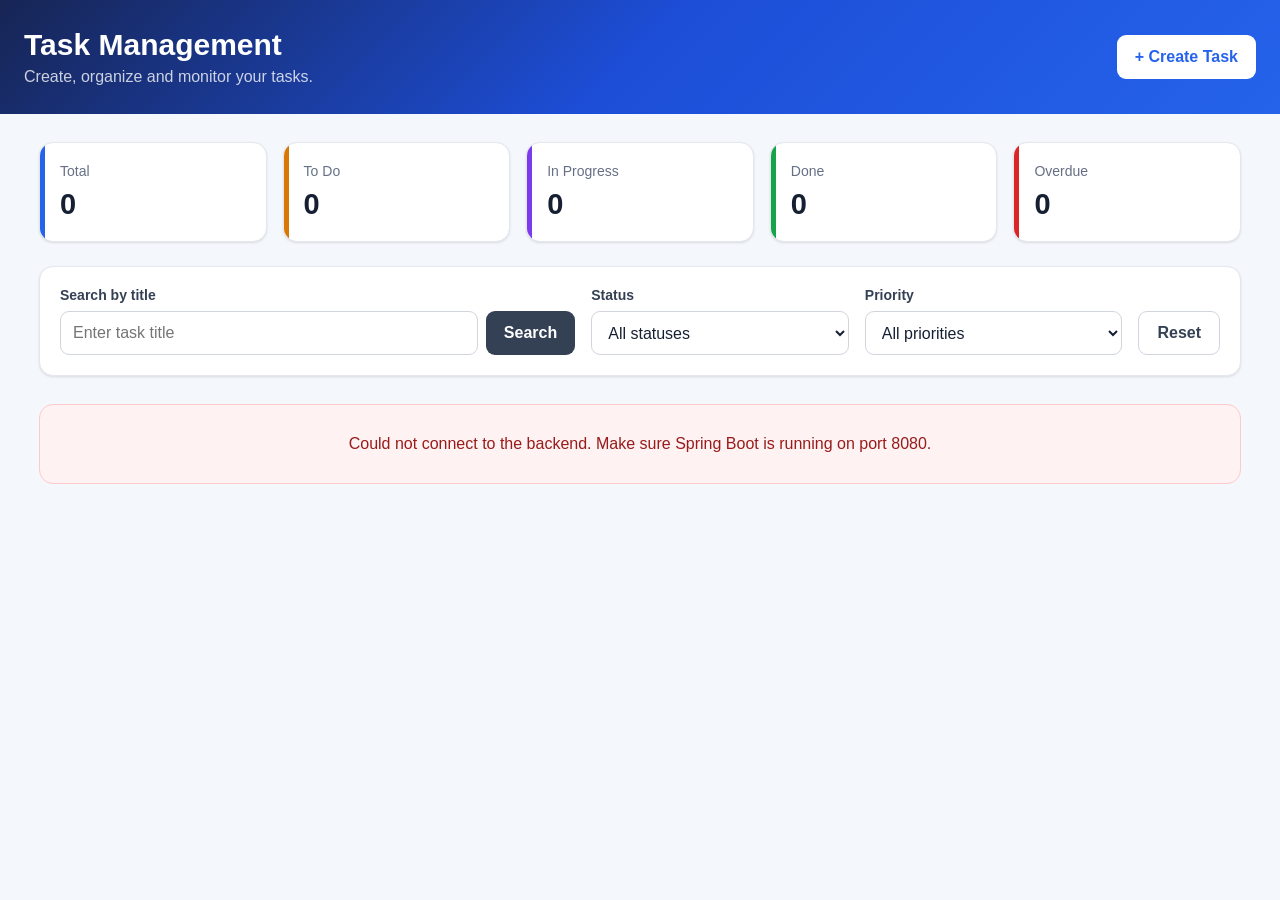
<file: TODO-list/src/main/resources/static/index.html>
<!DOCTYPE html>
<html lang="en">
<head>
  <meta charset="UTF-8">

  <meta
          name="viewport"
          content="width=device-width, initial-scale=1.0"
  >

  <title>Task Management</title>

  <link rel="stylesheet" href="style.css">
</head>

<body>

<header class="header">
  <div class="header-container">

    <div>
      <h1>Task Management</h1>
      <p>Create, organize and monitor your tasks.</p>
    </div>

    <button
            id="openCreateModalButton"
            class="button header-create-button"
            type="button"
    >
      + Create Task
    </button>

  </div>
</header>

<main class="container">

  <section class="statistics-grid">

    <article class="stat-card stat-total">
      <span>Total</span>
      <strong id="totalTaskCount">0</strong>
    </article>

    <article class="stat-card stat-todo">
      <span>To Do</span>
      <strong id="todoTaskCount">0</strong>
    </article>

    <article class="stat-card stat-progress">
      <span>In Progress</span>
      <strong id="progressTaskCount">0</strong>
    </article>

    <article class="stat-card stat-done">
      <span>Done</span>
      <strong id="doneTaskCount">0</strong>
    </article>

    <article class="stat-card stat-overdue">
      <span>Overdue</span>
      <strong id="overdueTaskCount">0</strong>
    </article>

  </section>

  <section class="filter-panel">

    <div class="filter-group search-filter">

      <label for="searchInput">
        Search by title
      </label>

      <div class="search-row">

        <input
                id="searchInput"
                type="text"
                placeholder="Enter task title"
        >

        <button
                id="searchButton"
                class="button button-dark"
                type="button"
        >
          Search
        </button>

      </div>

    </div>

    <div class="filter-group">

      <label for="statusFilter">
        Status
      </label>

      <select id="statusFilter">
        <option value="">All statuses</option>
        <option value="TODO">To Do</option>
        <option value="IN_PROGRESS">In Progress</option>
        <option value="DONE">Done</option>
        <option value="OVERDUE">Overdue</option>
      </select>

    </div>

    <div class="filter-group">

      <label for="priorityFilter">
        Priority
      </label>

      <select id="priorityFilter">
        <option value="">All priorities</option>
        <option value="LOW">Low</option>
        <option value="MEDIUM">Medium</option>
        <option value="HIGH">High</option>
      </select>

    </div>

    <button
            id="resetFiltersButton"
            class="button button-outline"
            type="button"
    >
      Reset
    </button>

  </section>

  <section
          id="loadingMessage"
          class="state-message"
  >
    Loading tasks...
  </section>

  <section
          id="errorMessage"
          class="state-message state-error hidden"
  ></section>

  <section
          id="emptyState"
          class="empty-state hidden"
  >
    <h2>No tasks found</h2>
    <p>Create a task or change the selected filters.</p>
  </section>

  <section
          id="taskGrid"
          class="task-grid"
  ></section>

</main>

<!-- Create/Edit modal -->

<div
        id="taskModal"
        class="modal hidden"
>
  <div
          id="taskModalOverlay"
          class="modal-overlay"
  ></div>

  <div class="modal-content">

    <div class="modal-header">

      <div>
        <h2 id="taskModalTitle">
          Create Task
        </h2>

        <p>Enter the task information.</p>
      </div>

      <button
              id="closeTaskModalButton"
              class="close-button"
              type="button"
      >
        ×
      </button>

    </div>

    <form id="taskForm">

      <input
              id="taskId"
              type="hidden"
      >

      <div class="form-group">

        <label for="taskTitle">
          Title
        </label>

        <input
                id="taskTitle"
                type="text"
                minlength="2"
                maxlength="100"
                placeholder="Enter task title"
                required
        >

      </div>

      <div class="form-group">

        <label for="taskDescription">
          Description
        </label>

        <textarea
                id="taskDescription"
                rows="5"
                maxlength="500"
                placeholder="Enter task description"
        ></textarea>

      </div>

      <div class="form-group">

        <label for="taskDeadline">
          Deadline
        </label>

        <input
                id="taskDeadline"
                type="datetime-local"
                required
        >

      </div>

      <div class="form-row">

        <div class="form-group">

          <label for="taskStatus">
            Status
          </label>

          <select
                  id="taskStatus"
                  required
          >
            <option value="TODO">To Do</option>
            <option value="IN_PROGRESS">In Progress</option>
            <option value="DONE">Done</option>
          </select>

        </div>

        <div class="form-group">

          <label for="taskPriority">
            Priority
          </label>

          <select
                  id="taskPriority"
                  required
          >
            <option value="LOW">Low</option>

            <option
                    value="MEDIUM"
                    selected
            >
              Medium
            </option>

            <option value="HIGH">High</option>
          </select>

        </div>

      </div>

      <div
              id="formErrorMessage"
              class="form-error hidden"
      ></div>

      <div class="modal-actions">

        <button
                id="cancelTaskButton"
                class="button button-outline"
                type="button"
        >
          Cancel
        </button>

        <button
                id="saveTaskButton"
                class="button button-primary"
                type="submit"
        >
          Create Task
        </button>

      </div>

    </form>

  </div>
</div>

<!-- Delete modal -->

<div
        id="deleteModal"
        class="modal hidden"
>
  <div
          id="deleteModalOverlay"
          class="modal-overlay"
  ></div>

  <div class="modal-content delete-modal-content">

    <div class="delete-icon">
      !
    </div>

    <h2>Delete this task?</h2>

    <p>This action cannot be undone.</p>

    <div class="modal-actions">

      <button
              id="cancelDeleteButton"
              class="button button-outline"
              type="button"
      >
        Cancel
      </button>

      <button
              id="confirmDeleteButton"
              class="button button-danger"
              type="button"
      >
        Delete
      </button>

    </div>

  </div>
</div>

<div
        id="notification"
        class="notification hidden"
></div>

<script src="app.js"></script>

</body>
</html>
</file>
<file: TODO-list/src/main/resources/static/style.css>
:root {
    --background: #f4f7fb;
    --surface: #ffffff;
    --surface-secondary: #f8fafc;

    --primary: #2563eb;
    --primary-hover: #1d4ed8;
    --primary-light: #dbeafe;

    --text-primary: #172033;
    --text-secondary: #667085;

    --border: #e4e7ec;
    --border-dark: #d0d5dd;

    --success: #16a34a;
    --success-dark: #15803d;
    --success-light: #dcfce7;

    --warning: #d97706;
    --warning-light: #fef3c7;

    --danger: #dc2626;
    --danger-dark: #b91c1c;
    --danger-light: #fee2e2;

    --purple: #7c3aed;
    --purple-light: #ede9fe;

    --dark: #344054;
    --dark-hover: #1d2939;

    --shadow:
            0 1px 3px rgba(16, 24, 40, 0.08),
            0 1px 2px rgba(16, 24, 40, 0.04);

    --large-shadow:
            0 20px 40px rgba(16, 24, 40, 0.18);

    --radius: 14px;
}

* {
    box-sizing: border-box;
    margin: 0;
    padding: 0;
}

body {
    min-height: 100vh;

    font-family:
            Inter,
            -apple-system,
            BlinkMacSystemFont,
            "Segoe UI",
            sans-serif;

    color: var(--text-primary);
    background: var(--background);
}

button,
input,
textarea,
select {
    font: inherit;
}

button {
    cursor: pointer;
}

button:disabled {
    cursor: not-allowed;
    opacity: 0.65;
}

.hidden {
    display: none !important;
}

/* Header */

.header {
    padding: 28px 24px;

    color: white;

    background:
            linear-gradient(
                    135deg,
                    #172554,
                    #1d4ed8,
                    #2563eb
            );
}

.header-container {
    max-width: 1250px;
    margin: 0 auto;

    display: flex;
    align-items: center;
    justify-content: space-between;
    gap: 24px;
}

.header h1 {
    margin-bottom: 6px;
    font-size: 30px;
}

.header p {
    color: rgba(255, 255, 255, 0.78);
}

.container {
    max-width: 1250px;
    margin: 0 auto;
    padding: 28px 24px 60px;
}

/* Buttons */

.button {
    min-height: 44px;
    padding: 10px 18px;

    border: none;
    border-radius: 9px;

    font-weight: 600;

    transition:
            background-color 0.2s ease,
            transform 0.2s ease;
}

.button:hover {
    transform: translateY(-1px);
}

.button-primary {
    color: white;
    background: var(--primary);
}

.button-primary:hover {
    background: var(--primary-hover);
}

.header-create-button {
    color: var(--primary);
    background: white;
}

.header-create-button:hover {
    background: #eff6ff;
}

.button-dark {
    color: white;
    background: var(--dark);
}

.button-dark:hover {
    background: var(--dark-hover);
}

.button-outline {
    color: var(--dark);
    border: 1px solid var(--border-dark);
    background: white;
}

.button-outline:hover {
    background: var(--surface-secondary);
}

.button-danger {
    color: white;
    background: var(--danger);
}

.button-danger:hover {
    background: var(--danger-dark);
}

/* Statistics */

.statistics-grid {
    display: grid;
    grid-template-columns: repeat(5, minmax(0, 1fr));
    gap: 16px;

    margin-bottom: 24px;
}

.stat-card {
    position: relative;
    overflow: hidden;

    padding: 20px;

    border: 1px solid var(--border);
    border-radius: var(--radius);

    background: var(--surface);
    box-shadow: var(--shadow);
}

.stat-card::before {
    content: "";

    position: absolute;
    inset: 0 auto 0 0;

    width: 5px;
}

.stat-total::before {
    background: var(--primary);
}

.stat-todo::before {
    background: var(--warning);
}

.stat-progress::before {
    background: var(--purple);
}

.stat-done::before {
    background: var(--success);
}

.stat-overdue::before {
    background: var(--danger);
}

.stat-card span {
    display: block;
    margin-bottom: 9px;

    color: var(--text-secondary);
    font-size: 14px;
}

.stat-card strong {
    font-size: 29px;
}

/* Filters */

.filter-panel {
    display: grid;
    grid-template-columns: 2fr 1fr 1fr auto;
    align-items: end;
    gap: 16px;

    margin-bottom: 28px;
    padding: 20px;

    border: 1px solid var(--border);
    border-radius: var(--radius);

    background: var(--surface);
    box-shadow: var(--shadow);
}

.filter-group,
.form-group {
    display: flex;
    flex-direction: column;
    gap: 8px;
}

.filter-group label,
.form-group label {
    color: var(--dark);
    font-size: 14px;
    font-weight: 600;
}

.search-row {
    display: flex;
    gap: 8px;
}

input,
textarea,
select {
    width: 100%;

    border: 1px solid var(--border-dark);
    border-radius: 9px;

    color: var(--text-primary);
    background: white;

    outline: none;

    transition:
            border-color 0.2s ease,
            box-shadow 0.2s ease;
}

input,
select {
    min-height: 44px;
    padding: 10px 12px;
}

textarea {
    min-height: 110px;
    padding: 12px;

    resize: vertical;
}

input:focus,
textarea:focus,
select:focus {
    border-color: var(--primary);

    box-shadow:
            0 0 0 3px rgba(37, 99, 235, 0.12);
}

/* Task cards */

.task-grid {
    display: grid;
    grid-template-columns: repeat(3, minmax(0, 1fr));
    gap: 18px;
}

.task-card {
    display: flex;
    flex-direction: column;

    min-height: 360px;
    padding: 20px;

    border: 1px solid var(--border);
    border-radius: var(--radius);

    background: var(--surface);
    box-shadow: var(--shadow);

    transition:
            transform 0.2s ease,
            box-shadow 0.2s ease;
}

.task-card:hover {
    transform: translateY(-3px);

    box-shadow:
            0 10px 26px rgba(16, 24, 40, 0.1);
}

.task-card.overdue-card {
    border-color: #fecaca;
}

.task-card-header {
    display: flex;
    align-items: flex-start;
    justify-content: space-between;
    gap: 12px;

    margin-bottom: 16px;
}

.task-title {
    overflow-wrap: anywhere;

    font-size: 19px;
    line-height: 1.35;
}

.task-description {
    flex: 1;

    margin-bottom: 16px;

    overflow-wrap: anywhere;

    color: var(--text-secondary);
    line-height: 1.6;
    white-space: pre-wrap;
}

.task-deadline {
    display: flex;
    align-items: center;
    justify-content: space-between;
    gap: 12px;

    margin-bottom: 16px;
    padding: 12px;

    border-radius: 9px;

    background: var(--surface-secondary);
}

.task-deadline.deadline-overdue {
    color: #991b1b;
    background: var(--danger-light);
}

.task-deadline span {
    color: var(--text-secondary);
    font-size: 13px;
}

.task-deadline.deadline-overdue span {
    color: #991b1b;
}

.task-deadline strong {
    font-size: 13px;
    text-align: right;
}

.task-information {
    display: flex;
    align-items: center;
    justify-content: space-between;

    padding-top: 15px;

    border-top: 1px solid var(--border);
}

/* Badges */

.priority-badge,
.status-badge {
    display: inline-flex;
    align-items: center;
    justify-content: center;

    width: fit-content;
    padding: 5px 10px;

    border-radius: 999px;

    font-size: 12px;
    font-weight: 700;
    white-space: nowrap;
}

.priority-low {
    color: #166534;
    background: var(--success-light);
}

.priority-medium {
    color: #92400e;
    background: var(--warning-light);
}

.priority-high {
    color: #991b1b;
    background: var(--danger-light);
}

.status-todo {
    color: #92400e;
    background: var(--warning-light);
}

.status-in-progress {
    color: #5b21b6;
    background: var(--purple-light);
}

.status-done {
    color: #166534;
    background: var(--success-light);
}

.status-overdue {
    color: #991b1b;
    background: var(--danger-light);
}

/* Status actions */

.status-actions {
    display: flex;
    flex-wrap: wrap;
    gap: 8px;

    margin-top: 16px;
}

.status-action-button {
    flex: 1;

    min-width: 100px;
    min-height: 40px;
    padding: 9px 12px;

    border: none;
    border-radius: 8px;

    font-size: 13px;
    font-weight: 700;
}

.start-button {
    color: #1e40af;
    background: var(--primary-light);
}

.start-button:hover {
    background: #bfdbfe;
}

.complete-button {
    color: #166534;
    background: var(--success-light);
}

.complete-button:hover {
    background: #bbf7d0;
}

.cancel-status-button {
    color: #92400e;
    background: var(--warning-light);
}

.cancel-status-button:hover {
    background: #fde68a;
}

.overdue-warning {
    width: 100%;
    padding: 10px 12px;

    border: 1px solid #fecaca;
    border-radius: 8px;

    color: #991b1b;
    background: #fef2f2;

    font-size: 13px;
    font-weight: 700;
    text-align: center;
}

/* Management actions */

.task-management-actions {
    display: flex;
    gap: 8px;

    margin-top: 12px;
}

.card-button {
    flex: 1;

    min-height: 38px;
    padding: 8px 12px;

    border: 1px solid var(--border);
    border-radius: 8px;

    color: var(--dark);
    background: white;

    font-size: 13px;
    font-weight: 600;
}

.card-button:hover {
    background: var(--surface-secondary);
}

.delete-card-button {
    color: var(--danger);
}

.delete-card-button:hover {
    border-color: #fecaca;
    background: #fff1f2;
}

/* States */

.state-message,
.empty-state {
    padding: 30px;

    border: 1px solid var(--border);
    border-radius: var(--radius);

    color: var(--text-secondary);
    text-align: center;

    background: var(--surface);
}

.state-error {
    color: #991b1b;

    border-color: #fecaca;
    background: #fef2f2;
}

.empty-state h2 {
    margin-bottom: 8px;
    color: var(--text-primary);
}

/* Modal */

.modal {
    position: fixed;
    inset: 0;
    z-index: 1000;

    display: flex;
    align-items: center;
    justify-content: center;

    padding: 20px;
}

.modal-overlay {
    position: absolute;
    inset: 0;

    background: rgba(15, 23, 42, 0.62);
    backdrop-filter: blur(3px);
}

.modal-content {
    position: relative;
    z-index: 1;

    width: 100%;
    max-width: 600px;
    max-height: calc(100vh - 40px);

    overflow-y: auto;

    padding: 26px;

    border-radius: 16px;

    background: white;
    box-shadow: var(--large-shadow);
}

.modal-header {
    display: flex;
    align-items: flex-start;
    justify-content: space-between;
    gap: 20px;

    margin-bottom: 24px;
}

.modal-header h2 {
    margin-bottom: 5px;
}

.modal-header p {
    color: var(--text-secondary);
    font-size: 14px;
}

.close-button {
    width: 38px;
    height: 38px;

    border: none;
    border-radius: 8px;

    color: var(--text-secondary);
    background: transparent;

    font-size: 28px;
}

.close-button:hover {
    background: var(--surface-secondary);
}

#taskForm {
    display: flex;
    flex-direction: column;
    gap: 18px;
}

.form-row {
    display: grid;
    grid-template-columns: 1fr 1fr;
    gap: 16px;
}

.form-error {
    padding: 12px;

    border: 1px solid #fecaca;
    border-radius: 8px;

    color: #991b1b;
    background: #fef2f2;
}

.modal-actions {
    display: flex;
    justify-content: flex-end;
    gap: 10px;

    margin-top: 8px;
}

.delete-modal-content {
    max-width: 420px;
    text-align: center;
}

.delete-modal-content p {
    margin: 10px 0 22px;
    color: var(--text-secondary);
}

.delete-icon {
    display: flex;
    align-items: center;
    justify-content: center;

    width: 54px;
    height: 54px;

    margin: 0 auto 18px;

    border-radius: 50%;

    color: var(--danger);
    background: var(--danger-light);

    font-size: 25px;
    font-weight: 800;
}

/* Notification */

.notification {
    position: fixed;
    right: 24px;
    bottom: 24px;
    z-index: 2000;

    width: min(360px, calc(100% - 48px));
    padding: 14px 18px;

    border-radius: 10px;

    color: white;
    background: #101828;

    box-shadow: var(--large-shadow);
}

.notification.success {
    background: var(--success-dark);
}

.notification.error {
    background: var(--danger-dark);
}

/* Responsive */

@media (max-width: 1050px) {
    .statistics-grid {
        grid-template-columns: repeat(3, minmax(0, 1fr));
    }

    .task-grid {
        grid-template-columns: repeat(2, minmax(0, 1fr));
    }
}

@media (max-width: 800px) {
    .filter-panel {
        grid-template-columns: 1fr 1fr;
    }

    .search-filter {
        grid-column: 1 / -1;
    }
}

@media (max-width: 650px) {
    .header-container {
        align-items: stretch;
        flex-direction: column;
    }

    .header-create-button {
        width: 100%;
    }

    .container {
        padding-right: 16px;
        padding-left: 16px;
    }

    .statistics-grid,
    .filter-panel,
    .task-grid,
    .form-row {
        grid-template-columns: 1fr;
    }

    .search-filter {
        grid-column: auto;
    }

    .search-row {
        flex-direction: column;
    }

    .modal-actions {
        flex-direction: column-reverse;
    }

    .modal-actions button {
        width: 100%;
    }

    .notification {
        right: 16px;
        bottom: 16px;

        width: calc(100% - 32px);
    }
}
</file>
